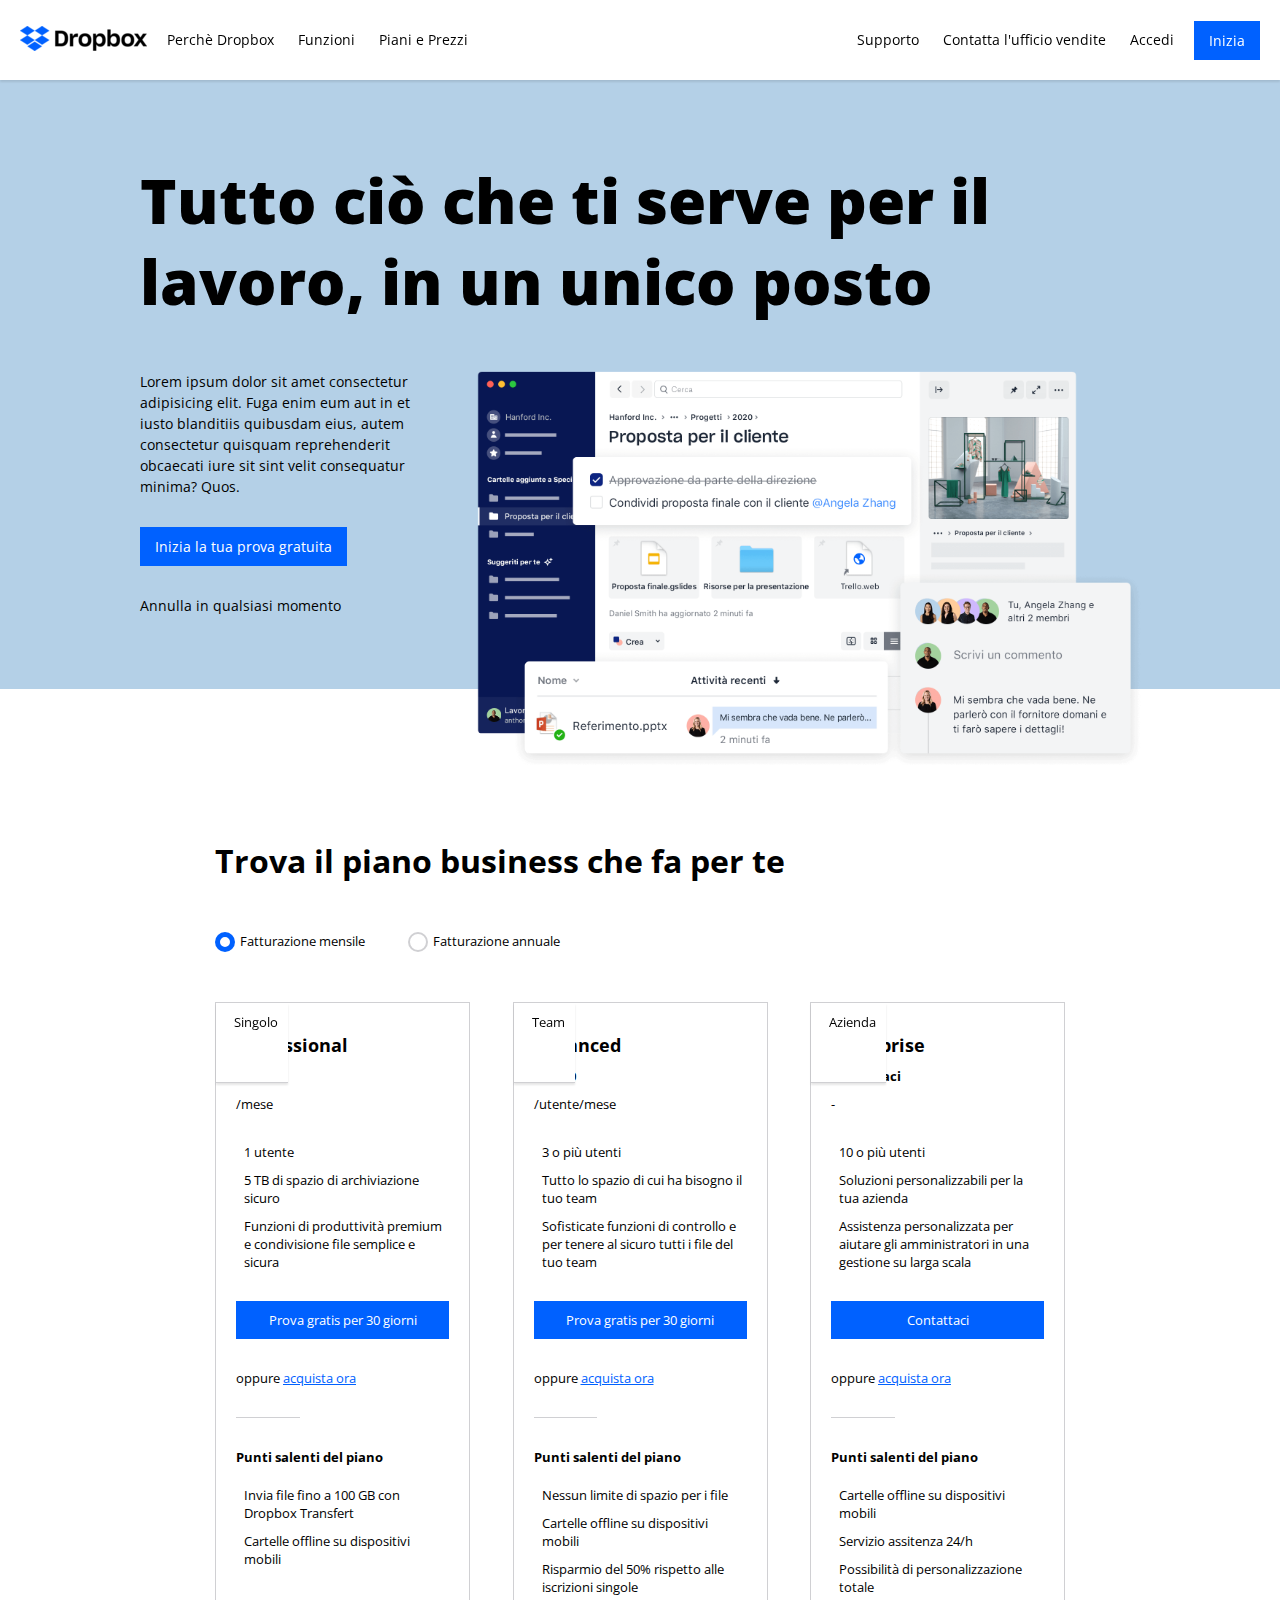
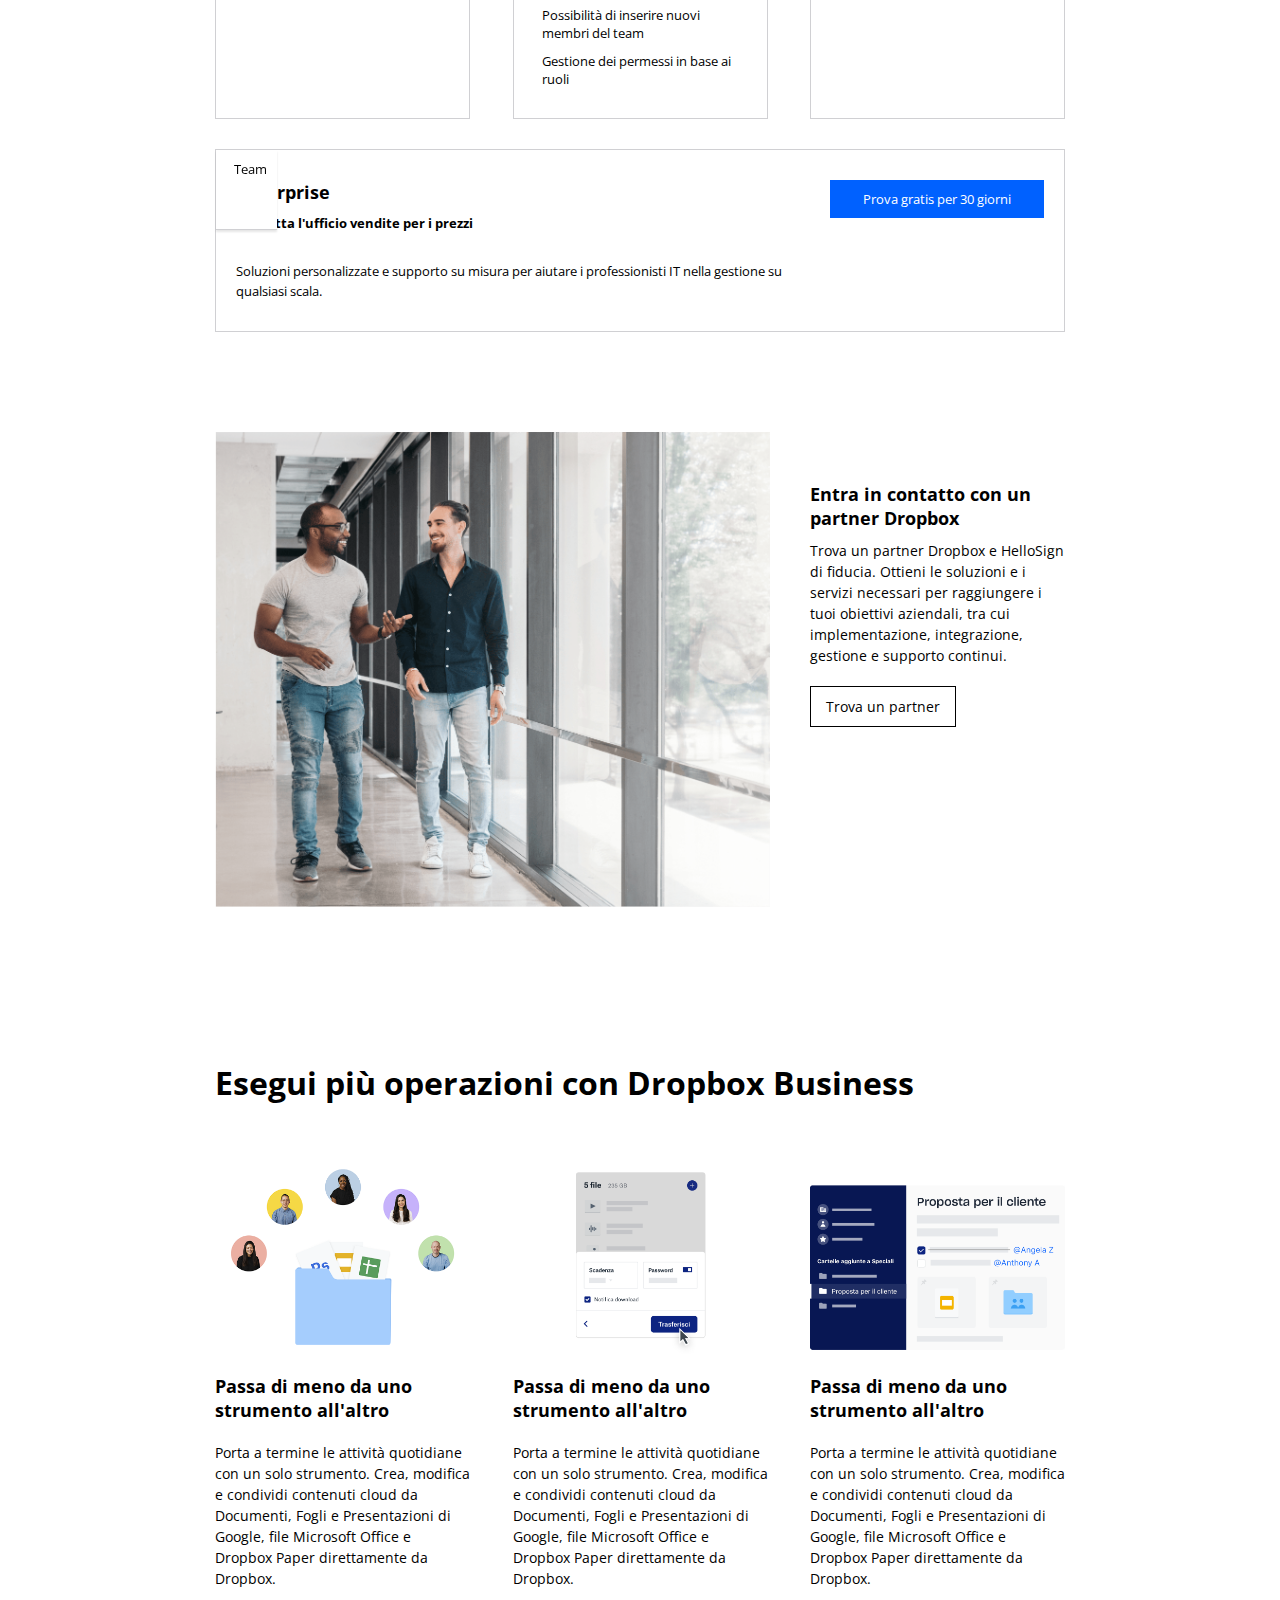
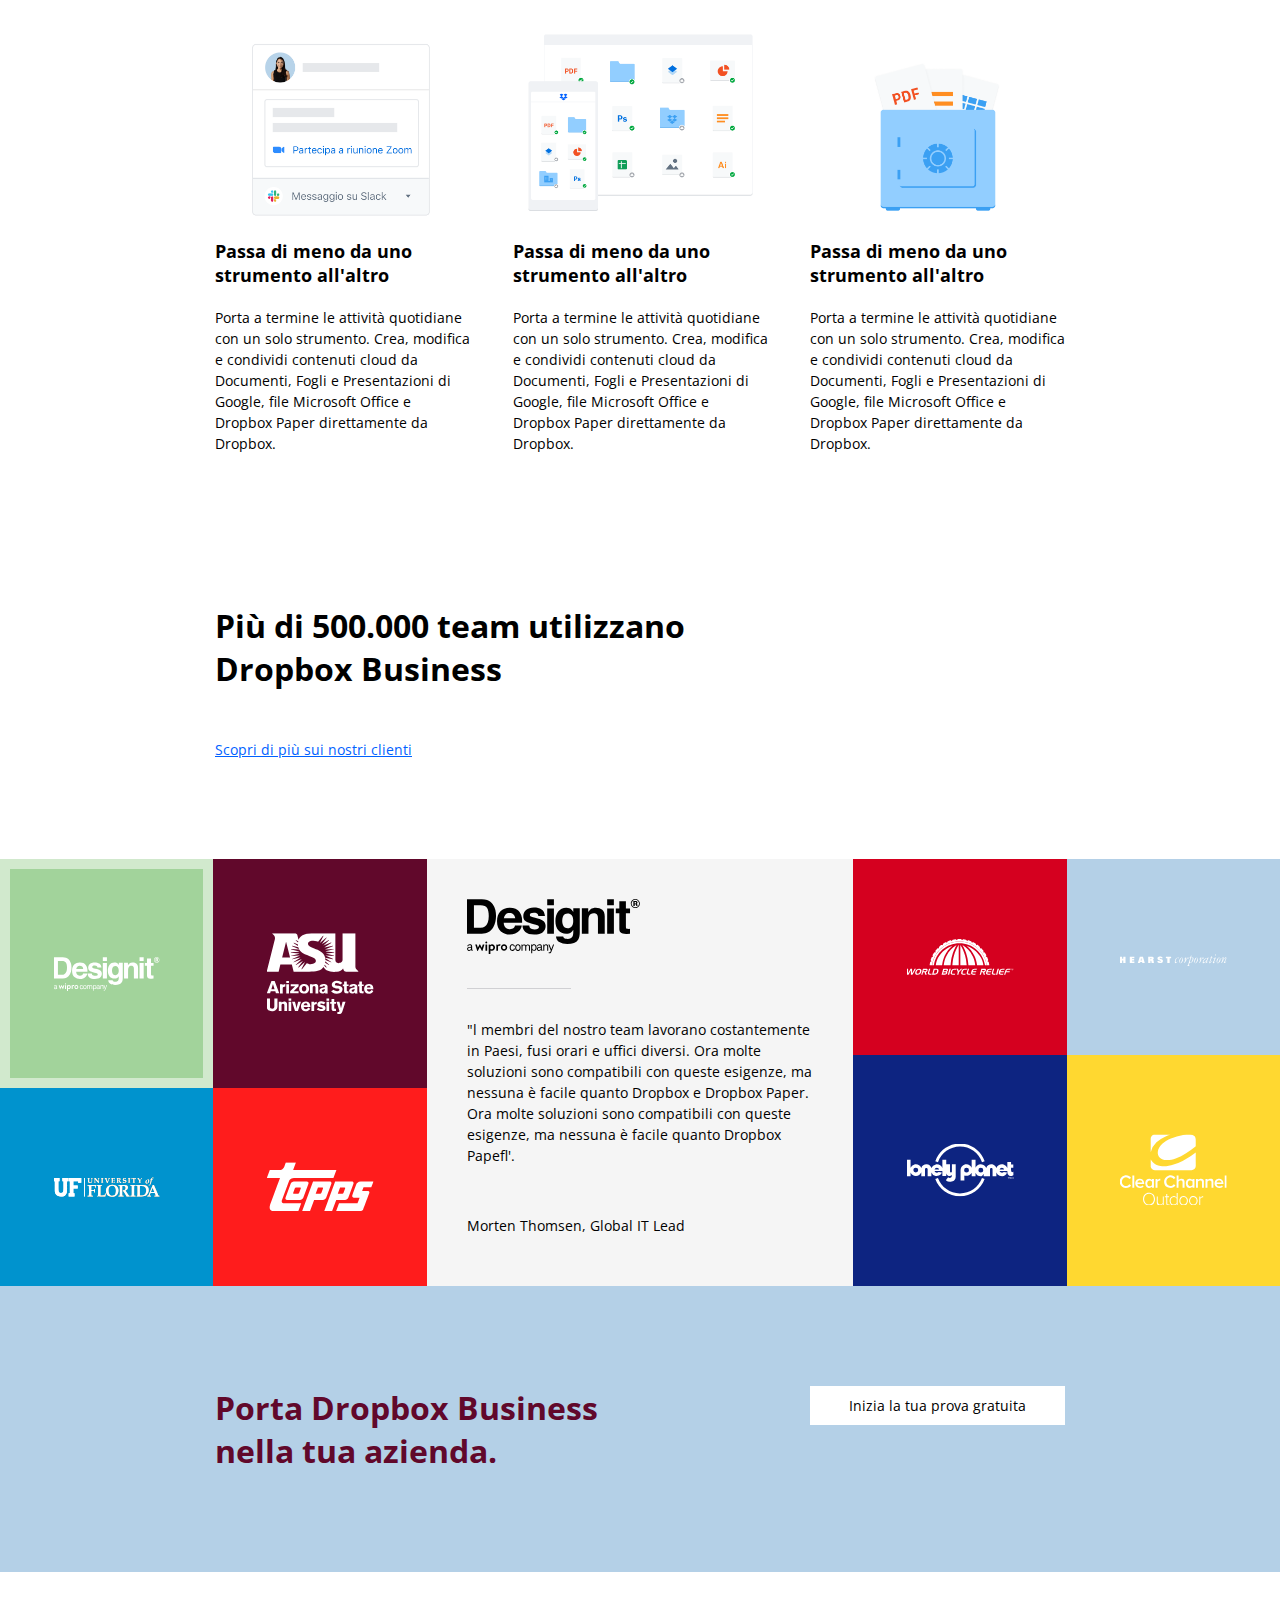
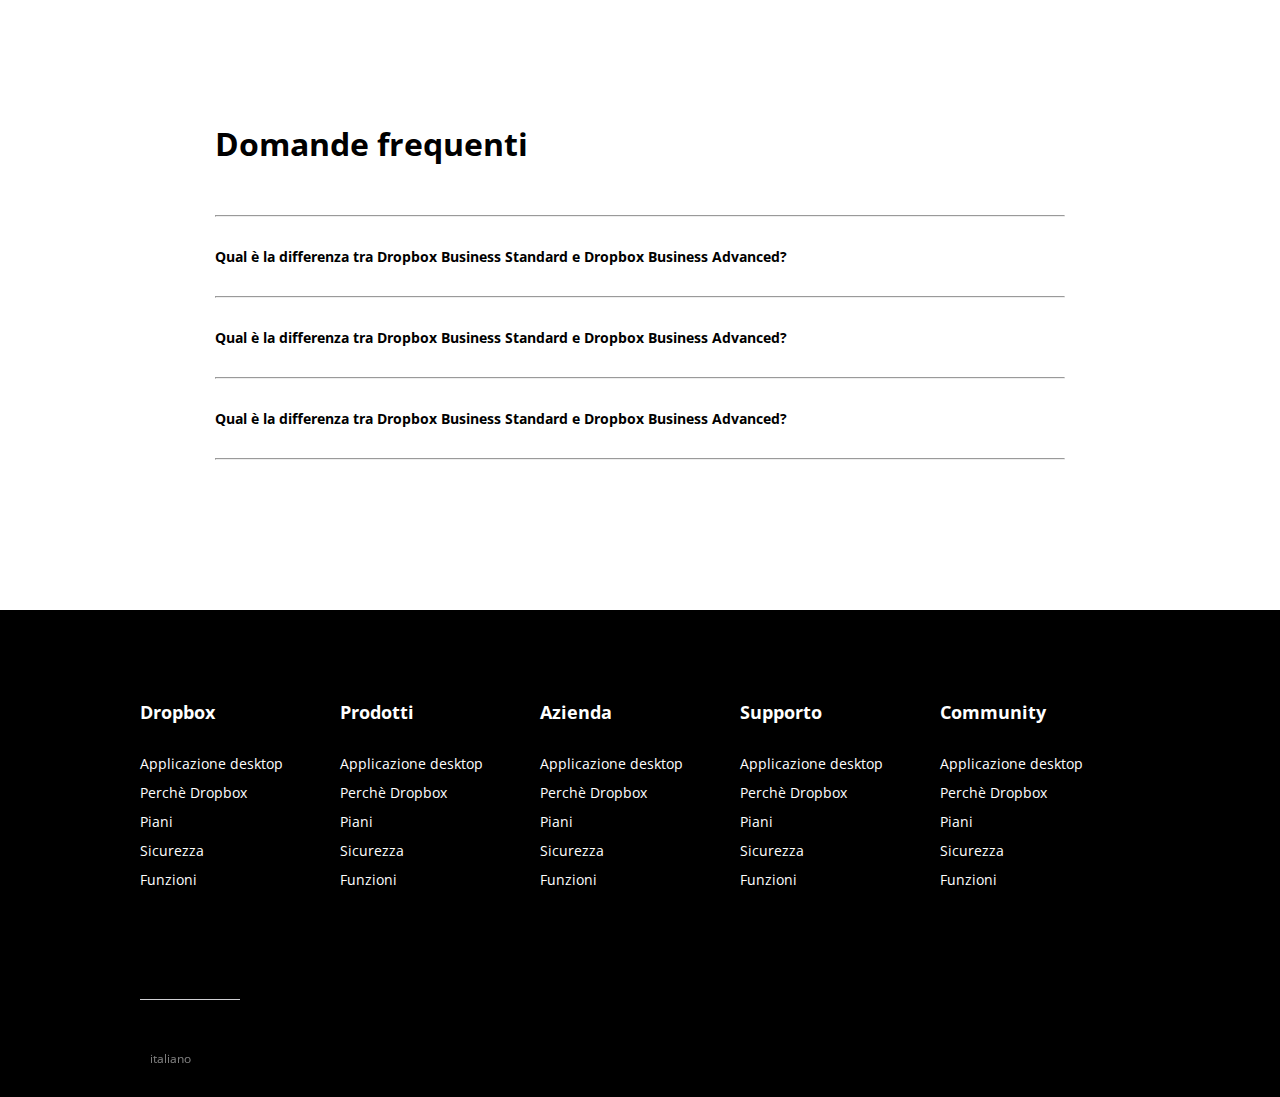
<file: index.html>
<!DOCTYPE html>
<html lang="en">
<head>
  <meta charset="UTF-8">
  <meta http-equiv="X-UA-Compatible" content="IE=edge">
  <meta name="viewport" content="width=device-width, initial-scale=1.0">
  <link rel="stylesheet" href="css/style.css">
  <link rel="stylesheet" href="css/common.css">
  <link rel="stylesheet" href="https://cdnjs.cloudflare.com/ajax/libs/font-awesome/6.2.1/css/all.min.css" integrity="sha512-MV7K8+y+gLIBoVD59lQIYicR65iaqukzvf/nwasF0nqhPay5w/9lJmVM2hMDcnK1OnMGCdVK+iQrJ7lzPJQd1w==" crossorigin="anonymous" referrerpolicy="no-referrer" />
  <link href="https://fonts.googleapis.com/css2?family=Open+Sans:wght@400;500;600;700;800;900&display=swap" rel="stylesheet">
  <title>Dropbox</title>
</head>

<body class="debug">

  <!-- header -->

  <header class="w-100">
    <nav class="d-flex space-between">
      <div class="d-flex align-center">
        <a href="#"><img class="logo" src="img/logo-small.png" alt="logo Dropbox"></a>
        <ul>
          <li><a href="#">Perchè Dropbox</a></li>
          <li><a href="#">Funzioni</a></li>
          <li><a href="#">Piani e Prezzi</a></li>
        </ul>
      </div>
      
      <div class="d-flex align-center">
        <ul>
          <li><a href="#">Supporto</a></li>
          <li><a href="#">Contatta l'ufficio vendite</a></li>
          <li><a href="#">Accedi</a></li>
        </ul>
        <a href="#" class="btn btn-blue">Inizia</a>
      </div>
    </nav>
  </header>

  <!-- main -->

  <main>

    <!-- jumbotron -->

    <section id="jumbotron" class="bg-blue">
      <div class="container-big">
        <h1>Tutto ciò che ti serve per il lavoro, in un unico posto</h1>
        <div class="d-flex margin-top-50">
          <div class="w-30">
            <p>Lorem ipsum dolor sit amet consectetur adipisicing elit. Fuga enim eum aut in et iusto blanditiis quibusdam eius, autem consectetur quisquam reprehenderit obcaecati iure sit sint velit consequatur minima? Quos.</p>

            <a href="#" class="btn btn-blue margin-top-30">Inizia la tua prova gratuita</a>

            <div class="margin-top-30">Annulla in qualsiasi momento</div>

            <a class="big-arrow margin-top-20" href="#"><i class="fa-solid fa-arrow-down"></i></a>
          </div>

          <div class="w-70">
            <img src="img/jumbo.png" class="w-100" alt="screen Dropbox">
          </div>
        </div>
      </div>
    </section>

    <!-- business-plan section -->
  
    <section id="business-plan" class="container-small margin-top-150">
      <h2>Trova il piano business che fa per te</h2>

      <div class="margin-top-50">
        <span class="select slct-on">Fatturazione mensile</span>
        <span class="select slct-off">Fatturazione annuale</span>
      </div>

      <!-- business-plan columns -->

      <div class="d-flex space-between margin-top-50">

        <!-- first column -->

        <div class="w-30 plan">
          <header class="plan-title">
            <span><span><i class="fa-solid fa-user"></i></span>Singolo</span>
          </header>

          <article class="plan-description">
            <h3>Professional</h3>
            <div class="margin-top-10 bold">€ 12.00</div>
            <div class="margin-top-10">/mese</div>

            <ul class="margin-top-30">
              <li><i class="fa-solid fa-user"></i><span>1 utente</span></li>
              <li><i class="fa-solid fa-folder"></i><span>5 TB di spazio di archiviazione sicuro</span></li>
              <li><i class="fa-solid fa-share-nodes"></i><span>Funzioni di produttività premium e condivisione file semplice e sicura</span></li>
            </ul>

            <a href="#" class="btn btn-blue margin-top-30 w-100">Prova gratis per 30 giorni</a>
            <div class="margin-top-30">oppure <a href="#" class="link-blue">acquista ora</a></div>

            <hr class="hr-small w-30 margin-top-30"/>

            <div class="margin-top-30 bold">Punti salenti del piano</div>

            <ul class="margin-top-20">
              <li><i class="fa-solid fa-check"></i><span>Invia file fino a 100 GB con Dropbox Transfert</span></li>
              <li><i class="fa-solid fa-check"></i><span>Cartelle offline su dispositivi mobili </span></li>
            </ul>

          </article>
        </div>

        <!-- second column -->

        <div class="w-30 plan">
          <header class="plan-title">
            <span><span><i class="fa-solid fa-users"></i></span>Team</span>
          </header>

          <article class="plan-description">
            <h3>Advanced</h3>
            <div class="margin-top-10 bold">€ 18.00</div>
            <div class="margin-top-10">/utente/mese</div>

            <ul class="margin-top-30">
              <li><i class="fa-solid fa-users"></i><span>3 o più utenti</span></li>
              <li><i class="fa-solid fa-folder"></i><span>Tutto lo spazio di cui ha bisogno il tuo team</span></li>
              <li><i class="fa-solid fa-share-nodes"></i><span>Sofisticate funzioni di controllo e per tenere al sicuro tutti i file del tuo team</span></li>
            </ul>

            <a href="#" class="btn btn-blue margin-top-30 w-100">Prova gratis per 30 giorni</a>
            <div class="margin-top-30">oppure <a href="#" class="link-blue">acquista ora</a></div>

            <hr class="hr-small w-30 margin-top-30"/>

            <div class="margin-top-30 bold">Punti salenti del piano</div>

            <ul class="margin-top-20">
              <li><i class="fa-solid fa-check"></i><span>Nessun limite di spazio per i file</span></li>
              <li><i class="fa-solid fa-check"></i><span>Cartelle offline su dispositivi mobili </span></li>
              <li><i class="fa-solid fa-check"></i><span>Risparmio del 50% rispetto alle
                iscrizioni singole</span></li>
              <li><i class="fa-solid fa-check"></i><span>Possibilità di inserire nuovi
                membri del team</span></li>
              <li><i class="fa-solid fa-check"></i><span>Gestione dei permessi in base ai
                ruoli</span></li>
            </ul>

          </article>
        </div>

         <!-- third column -->

         <div class="w-30 plan">
          <header class="plan-title">
            <span><span><i class="fa-solid fa-building"></i></span>Azienda</span>
          </header>

          <article class="plan-description">
            <h3>Enterprise</h3>
            <div class="margin-top-10 bold">Contattaci</div>
            <div class="margin-top-10">-</div>
            
            <ul class="margin-top-30">
              <li><i class="fa-solid fa-users"></i><span>10 o più utenti</span></li>
              <li><i class="fa-solid fa-folder"></i><span>Soluzioni personalizzabili per la tua azienda</span></li>
              <li><i class="fa-solid fa-share-nodes"></i><span>Assistenza personalizzata per
                aiutare gli amministratori in una gestione su larga scala</span></li>
            </ul>

            <a href="#" class="btn btn-blue margin-top-30 w-100">Contattaci</a>
            <div class="margin-top-30">oppure <a href="#" class="link-blue">acquista ora</a></div>

            <hr class="hr-small w-30 margin-top-30"/>

            <div class="margin-top-30 bold">Punti salenti del piano</div>

            <ul class="margin-top-20">
              <li><i class="fa-solid fa-check"></i><span>Cartelle offline su dispositivi
                mobili</span></li>
              <li><i class="fa-solid fa-check"></i><span>Servizio assitenza 24/h</span></li>
              <li><i class="fa-solid fa-check"></i><span>Possibilità di personalizzazione totale</span></li>
            </ul>

          </article>
        </div>

        
      </div>

      <!-- business-plan row -->

      <div class="margin-top-30 plan row">
        <header class="plan-title">
          <span><span><i class="fa-solid fa-building"></i></span>Team</span>
        </header>

        <div class="d-flex space-between">
          <article class="plan-description w-70">
            <div>
              <h3>Enterprise</h3>
              <div class="margin-top-10 bold">Contatta l'ufficio vendite per i prezzi</div>
              <p class="margin-top-30">Soluzioni personalizzate e supporto su misura per aiutare i professionisti IT nella gestione su qualsiasi scala.</p>
            </div>
          </article>
  
          <div class="w-30">
            <a href="#" class="btn btn-blue w-100">Prova gratis per 30 giorni</a>
          </div>
        </div>
        
      </div>

    </section>


    <!-- find-partner section -->

    <section id="find-partner" class="d-flex container-small margin-top-100">
      <div class="w-70">
        <img class="w-100" src="img/partner.png" alt="Find a partner Dropbox">
      </div>
      <div class="w-30">
        <h3 class="margin-top-50">Entra in contatto con un partner Dropbox</h3>
        <p class="margin-top-10">Trova un partner Dropbox e HelloSign di fiducia. Ottieni le soluzioni e i servizi necessari per raggiungere i tuoi obiettivi aziendali, tra cui implementazione, integrazione, gestione e supporto continui.</p>
        <a href="#" class="btn btn-white margin-top-20">Trova un partner</a>
      </div>
    </section>

    <!-- features section -->
  
    <section id="features" class="container-small margin-top-150">
      <h2>Esegui più operazioni con Dropbox Business</h2>
      <div class="d-flex space-between wrap">

        <div class="w-30 margin-top-50">
          <img class="w-100" src="img/business-feature-switching-tools.png" alt="business-feature-switching-tools">
          <h3 class="margin-top-10">Passa di meno da uno strumento all'altro</h3>
          <p class="margin-top-20">Porta a termine le attività quotidiane con un solo strumento. Crea, modifica e condividi contenuti cloud da Documenti, Fogli e Presentazioni di Google, file Microsoft Office e Dropbox Paper direttamente da Dropbox.</p>
        </div>

        <div class="w-30 margin-top-50">
          <img class="w-100" src="img/business-feature-send-files-it.png" alt="business-feature-send-files-it">
          <h3 class="margin-top-10">Passa di meno da uno strumento all'altro</h3>
          <p class="margin-top-20">Porta a termine le attività quotidiane con un solo strumento. Crea, modifica e condividi contenuti cloud da Documenti, Fogli e Presentazioni di Google, file Microsoft Office e Dropbox Paper direttamente da Dropbox.</p>
        </div>

        <div class="w-30 margin-top-50">
          <img class="w-100" src="img/business-feature-coordinate-it.png" alt="business-feature-coordinate-it">
          <h3 class="margin-top-10">Passa di meno da uno strumento all'altro</h3>
          <p class="margin-top-20">Porta a termine le attività quotidiane con un solo strumento. Crea, modifica e condividi contenuti cloud da Documenti, Fogli e Presentazioni di Google, file Microsoft Office e Dropbox Paper direttamente da Dropbox.</p>
        </div>

        <div class="w-30 margin-top-30">
          <img class="w-100" src="img/business-feature-integrations-it.png" alt="business-feature-integrations-it">
          <h3 class="margin-top-10">Passa di meno da uno strumento all'altro</h3>
          <p class="margin-top-20">Porta a termine le attività quotidiane con un solo strumento. Crea, modifica e condividi contenuti cloud da Documenti, Fogli e Presentazioni di Google, file Microsoft Office e Dropbox Paper direttamente da Dropbox.</p>
        </div>

        <div class="w-30 margin-top-30">
          <img class="w-100" src="img/business-feature-multi-device.png" alt="business-feature-multi-device">
          <h3 class="margin-top-10">Passa di meno da uno strumento all'altro</h3>
          <p class="margin-top-20">Porta a termine le attività quotidiane con un solo strumento. Crea, modifica e condividi contenuti cloud da Documenti, Fogli e Presentazioni di Google, file Microsoft Office e Dropbox Paper direttamente da Dropbox.</p>
        </div>

        <div class="w-30 margin-top-30">
          <img class="w-100" src="img/business-feature-security.png" alt="business-feature-security">
          <h3 class="margin-top-10">Passa di meno da uno strumento all'altro</h3>
          <p class="margin-top-20">Porta a termine le attività quotidiane con un solo strumento. Crea, modifica e condividi contenuti cloud da Documenti, Fogli e Presentazioni di Google, file Microsoft Office e Dropbox Paper direttamente da Dropbox.</p>
        </div>
      </div>
    </section>
    
    <!-- clients section -->
  
    <section id="clients" class="margin-top-150">
      <div class="container-small">
        <h2>Più di 500.000 team utilizzano <br/> Dropbox Business</h2>
        <a class="link-blue margin-top-50" href="#">Scopri di più sui nostri clienti</a>
      </div>

      <div class="d-flex margin-top-100">

        <div class="d-flex square-col wrap">
          <div id="designit" class="w-50 square-img">
            <img class="w-50" src="img/designit.svg" alt="designit">
          </div>
          <div id="asu" class="w-50 square-img">
            <img class="w-50" src="img/arizona_state_university.svg" alt="arizona_state_university">
          </div>
          <div id="uf" class="w-50 square-img">
            <img class="w-50" src="img/university_of_florida.svg" alt="university_of_florida">
          </div>
          <div id="topps" class="w-50 square-img">
            <img class="w-50" src="img/topps.svg" alt="topps">
          </div>
        </div>

        <div class="square-col square-col-center">
          <img class="w-50" src="img/designit.svg" alt="designit logo">
          <hr class="hr-small w-30 margin-top-30"/>
          <p class="margin-top-30">"l membri del nostro team lavorano costantemente in Paesi, fusi orari e uffici diversi. Ora molte soluzioni sono compatibili con queste esigenze, ma nessuna è facile quanto Dropbox e Dropbox Paper. Ora molte soluzioni sono compatibili con queste esigenze, ma nessuna è facile quanto Dropbox Papefl'.</p>
          <div class="margin-top-50">Morten Thomsen, Global IT Lead</div>
        </div>

        <div class="d-flex square-col wrap">
          <div id="wbr" class="w-50 square-img">
            <img class="w-50" src="img/world_bicycle_relief.svg" alt="world_bicycle_relief">
          </div>
          <div id="hearst" class="w-50 square-img">
            <img class="w-50" src="img/hearst_corp.svg" alt="hearst">
          </div>
          <div id="lonely-p" class="w-50 square-img">
            <img class="w-50" src="img/lonely_planet.svg" alt="lonely_planet">
          </div>
          <div id="c-channel" class="w-50 square-img">
            <img class="w-50" src="img/clear_channel.svg" alt="clear_channel">
          </div>
        </div>
      </div>
    </section>

    <!-- start-trial section -->
  
    <section id="start-trial" class="bg-blue">
      <div class="container-small d-flex space-between">
        <h2>Porta Dropbox Business <br/> nella tua azienda.</h2>
        <a href="#" class="w-30 btn btn-white">Inizia la tua prova gratuita</a>
      </div>
    </section>

    <!-- faq section -->
  
    <section id="faq" class="container-small margin-top-150">
      <h2>Domande frequenti</h2>

        <hr class="margin-top-50"/>

        <div class="faq-row align-center">
          <div class="d-flex space-between">
            <h4>Qual è la differenza tra Dropbox Business Standard e Dropbox Business Advanced?</h4>
            <div class="arrow-down"><i class="fa-solid fa-angle-down"></i></div>
            <div class="arrow-up"><i class="fa-solid fa-angle-up"></i></div>

          </div>
          <p class="margin-top-30">Lorem ipsum dolor sit amet consectetur adipisicing elit. Veritatis neque, doloremque molestiae in, ad soluta eos illo voluptates labore dolorum repellat quidem, deserunt deleniti debitis quos quaerat? Rem, ipsa reiciendis!</p>
        </div>
        
        <hr/>

        <div class="faq-row align-center">
          <div class="d-flex space-between">
            <h4>Qual è la differenza tra Dropbox Business Standard e Dropbox Business Advanced?</h4>
            <div class="arrow-down"><i class="fa-solid fa-angle-down"></i></div>
            <div class="arrow-up"><i class="fa-solid fa-angle-up"></i></div>

          </div>
          <p class="margin-top-30">Lorem ipsum dolor sit amet consectetur adipisicing elit. Veritatis neque, doloremque molestiae in, ad soluta eos illo voluptates labore dolorum repellat quidem, deserunt deleniti debitis quos quaerat? Rem, ipsa reiciendis!</p>
        </div>
        
        <hr/>

        <div class="faq-row align-center">
          <div class="d-flex space-between">
            <h4>Qual è la differenza tra Dropbox Business Standard e Dropbox Business Advanced?</h4>
            <div class="arrow-down"><i class="fa-solid fa-angle-down"></i></div>
            <div class="arrow-up"><i class="fa-solid fa-angle-up"></i></div>

          </div>
          <p class="margin-top-30">Lorem ipsum dolor sit amet consectetur adipisicing elit. Veritatis neque, doloremque molestiae in, ad soluta eos illo voluptates labore dolorum repellat quidem, deserunt deleniti debitis quos quaerat? Rem, ipsa reiciendis!</p>
        </div>
    
        <hr/>

    </section>
   
  </main>

  <!-- footer -->

  <footer class="margin-top-150">

    <div class="container-big">

      <div class="d-flex space-between">

        <div class="w-20">
          <h3>Dropbox</h3>
          <ul class="margin-top-30">
            <li><a href="#">Applicazione desktop</a></li>
            <li><a href="#">Perchè Dropbox</a></li>
            <li><a href="#">Piani</a></li>
            <li><a href="#">Sicurezza</a></li>
            <li><a href="#">Funzioni</a></li>
          </ul>
        </div>
  
        <div class="w-20">
          <h3>Prodotti</h3>
          <ul class="margin-top-30">
            <li><a href="#">Applicazione desktop</a></li>
            <li><a href="#">Perchè Dropbox</a></li>
            <li><a href="#">Piani</a></li>
            <li><a href="#">Sicurezza</a></li>
            <li><a href="#">Funzioni</a></li>
          </ul>
        </div>
  
        <div class="w-20">
          <h3>Azienda</h3>
          <ul class="margin-top-30">
            <li><a href="#">Applicazione desktop</a></li>
            <li><a href="#">Perchè Dropbox</a></li>
            <li><a href="#">Piani</a></li>
            <li><a href="#">Sicurezza</a></li>
            <li><a href="#">Funzioni</a></li>
          </ul>
        </div>
  
        <div class="w-20">
          <h3>Supporto</h3>
          <ul class="margin-top-30">
            <li><a href="#">Applicazione desktop</a></li>
            <li><a href="#">Perchè Dropbox</a></li>
            <li><a href="#">Piani</a></li>
            <li><a href="#">Sicurezza</a></li>
            <li><a href="#">Funzioni</a></li>
          </ul>
        </div>
  
        <div class="w-20">
          <h3>Community</h3>
          <ul class="margin-top-30">
            <li><a href="#">Applicazione desktop</a></li>
            <li><a href="#">Perchè Dropbox</a></li>
            <li><a href="#">Piani</a></li>
            <li><a href="#">Sicurezza</a></li>
            <li><a href="#">Funzioni</a></li>
          </ul>
        </div>
      </div>

      <hr class="hr-small w-10 margin-top-100"/>

      <div class="language d-flex margin-top-50 align-center">
        <i class="fa-solid fa-earth-americas"></i>
        <span>italiano</span>
        <i class="fa-solid fa-caret-up"></i>
      </div>

    </div>

    
    
  </footer>

</body>

</html>
</file>
<file: css/style.css>
*{
  margin: 0;
  padding: 0;
  box-sizing: border-box;
}

html{
  font-family: 'Open Sans', sans-serif;
  font-size: 14px;
}


/* debug */



/* header */


header{
  height: 80px;
  position: fixed;
  background-color: #fff;
  z-index: 99;
  box-shadow: 0 2px 2px rgba(0, 0, 0, 0.1);
}

nav{
  height: 100%;
}

nav > .d-flex{
  padding: 20px;
  gap: 10px;
}

nav li{
  display: inline-block;
  line-height: 80px;
  padding: 0 10px;
}

nav ul a{
  color: #000;
  text-decoration: none;
}


/* main */


main{
  padding-top: 80px;
}

#jumbotron h1{
  font-size: 62px;
  font-weight: 800;
  line-height: 1.3;
}

#jumbotron > .container-big{
  position: relative;
  bottom: -80px;
}

#jumbotron img{
  margin-left: 10px; 
}

.big-arrow{
  display: inline-block;
  font-size: 40px;
  color:#000;
  margin-bottom: 10px;
}

/* business-plan  */


#business-plan{
  font-size: 13px;
}

.select::before{
  display: inline-block;
  vertical-align: middle;
  content:"";
  width: 20px;
  height: 20px;
  margin-right: 5px;
  border-radius: 50%;
}

.select{
  margin-right: 40px;
}

.slct-on::before{
  box-shadow: inset 0px 0px 0px 5px #0061FF;
}

.slct-off::before{
  box-shadow: inset 0px 0px 0px 2px #D0D0D3;
}

/* business-plan columns/row */


.plan{
  border: 1px solid #D0D0D3;
  align-items: stretch;
}

.plan i{
  margin: 3px 8px 0 0;
}

.plan i.fa-check{
  color:#0061FF;
}

.plan-title{
  padding: 10px;
  text-align: center;
  border-bottom: 1px solid #D0D0D3;
}

.plan-description{
  padding: 30px 20px;
}

.plan-description li{
  display: flex;
  justify-content: flex-start;
  margin-top: 10px;
}

.plan.row .w-30{
  padding: 30px 20px;
}


/* find-partner section */


#find-partner .w-70{
  padding-right: 40px;
}


/* clients section */


.square-col{
  width: calc(100% / 3);
  height: calc(100vw / 3);
}

.square-img img{
  position: relative;
  left: 50%;
  top: 50%;
  transform: translate(-50%, -50%);
  filter:invert(1);
}

.square-img:hover{
  box-shadow: 0px 0px 0px 10px inset rgba(255,255,255, 0.5 );    
}

#designit{
  background-color: #A2D39B;
  box-shadow: 0px 0px 0px 10px inset rgba(255,255,255, 0.5 );    
}

#asu{
  background-color: #61082B;
}

#uf{
  background-color: #0093CE;
}

#topps{
  background-color: #FF1C1C;
}

#wbr{
  background-color: #D5001F;
}

#hearst{
  background-color: #B4D0E7;
}

#lonely-p{
  background-color: #0D2481;
}

#c-channel{
  background-color: #FFD830;
}

.square-col-center{
  padding: 40px;
  background-color: #F5F5F5;
  overflow: auto;
}


/* start-trial section */

#start-trial .container-small{
  align-items: flex-start;
  padding: 100px 0;
}

#start-trial h2{
  color: #61082B;
}

#start-trial .btn{
  border:none;
}


/* faq section */


.faq-row{
  padding: 30px 0;
}

.faq-row i{
  margin-right: 30px;
}

.faq-row p{
  display: none;
}

.faq-row:hover p{
  display: block;
}

.arrow-down{
  display: block;
}

.arrow-up{
  display: none;
}

.faq-row:hover .arrow-down{
  display: none;
}

.faq-row:hover .arrow-up{
  display: block;
}

/* footer */


footer{
  color:#fff;
  background-color: #000;
  padding: 90px 0 30px 0;
}

footer .container-big{
  gap: 30px;
}

footer ul li{
  margin: 10px 0;
}

footer ul a{
  color: #fff;
  text-decoration: none;
}

footer ul a:hover{
  text-decoration: underline;
}

footer .language{
  font-size: 12px;
  gap: 10px;
  opacity: 0.5;
}


/* BONUS 

.btn-blue:hover{
  background-color: #3f89ff;
}

.btn-white:hover{
  color: #0061FF;
  border: 1px solid #0061FF;
}

nav ul li:hover{
  box-shadow: 0px 2px 0px #0061FF;
}

*/
</file>
<file: css/common.css>
.d-flex{
  display: flex;
}

.space-between{
  justify-content: space-between;
}

.align-center{
  align-items: center;
}

.container-big{
  max-width: 1000px;
  margin: 0 auto;
}

.container-small{
  max-width: 850px;
  margin: 0 auto;
}

p{
  line-height: 1.5;
}

h2{
  font-size: 32px;
}

h3{
  font-size: 18px;
}

ul{
  list-style: none;
}

.bold{
  font-weight: 700;
}

.btn{
  display: inline-block;
  padding: 10px 15px;
  transition: all 0.3s;
  text-decoration: none;
  text-align: center;
}

.btn-blue{
  color: #fff;
  background-color: #0061FF;
}

.btn-white{
  color: #000;
  background-color: #fff;
  border: 1px solid #000;
}

.w-10{
  width: 10%;
}

.w-20{
  width: 20%;
}

.w-30{
  width: 30%;
}

.w-50{
  width: 50%;
}

.w-70{
  width: 70%;
}

.w-100{
  width: 100%;
}

.bg-blue{
  background-color: #B4D0E7;
}

.margin-top-10{
  margin-top: 10px;
}

.margin-top-20{
  margin-top: 20px;
}

.margin-top-30{
  margin-top: 30px;
}

.margin-top-50{
  margin-top: 50px;
}

.margin-top-100{
  margin-top: 100px;
}

.margin-top-150{
  margin-top: 150px;
}

.wrap{
  flex-wrap: wrap;
}

.link-blue{
  color:#0061FF;
  display: inline-block;
}

.hr-small{
  border: 0;
  height: 0;
  border-top: 1px solid #D0D0D3;
}
</file>
